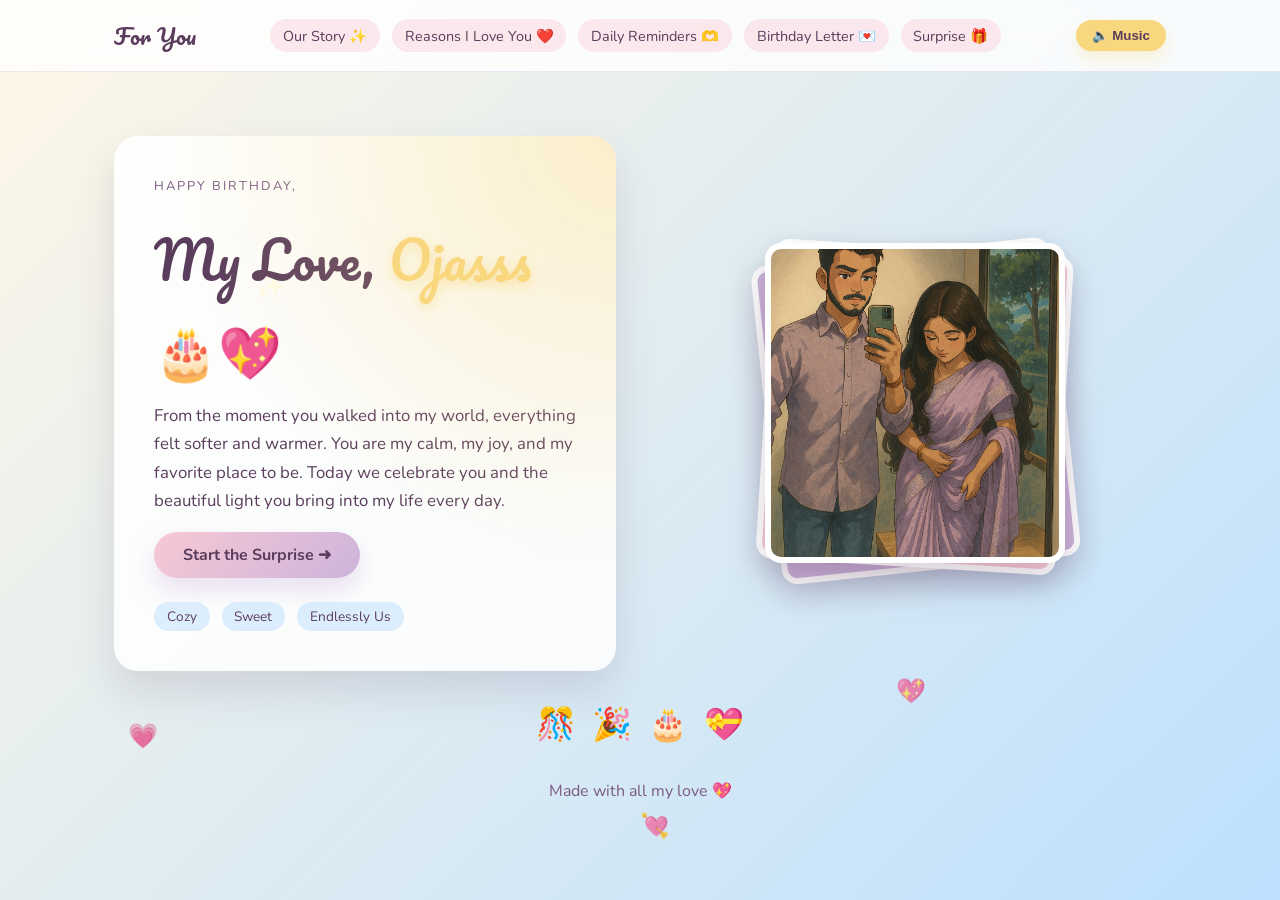
<file: index.html>
<head>
  <meta charset="UTF-8" />
  <meta name="viewport" content="width=device-width, initial-scale=1.0" />
  <title>Happy Birthday, My Love 🎂💖</title>
  <link rel="stylesheet" href="styles.css" />
  <link rel="preconnect" href="https://fonts.googleapis.com" />
  <link rel="preconnect" href="https://fonts.gstatic.com" crossorigin />
  <link href="https://fonts.googleapis.com/css2?family=Pacifico&family=Nunito:wght@300;400;600;700&display=swap"
    rel="stylesheet" />
</head>

<body class="page home">
  <div class="floating-layer">
    <span class="float-heart">💗</span>
    <span class="float-heart">💖</span>
    <span class="float-heart">💘</span>
    <span class="float-star">✨</span>
    <span class="float-star">⭐</span>
  </div>

  <header class="site-header">
    <nav class="nav">
      <a href="index.html" class="nav-logo">For You</a>
      <div class="nav-links">
        <a href="story.html">Our Story ✨</a>
        <a href="reasons.html">Reasons I Love You ❤️</a>
        <a href="reminders.html">Daily Reminders 🫶</a>
        <a href="letter.html">Birthday Letter 💌</a>
        <a href="surprise.html">Surprise 🎁</a>
      </div>
      <button class="audio-toggle" type="button" aria-pressed="false">
        🔈 Music
      </button>
    </nav>
  </header>

  <main class="hero">
    <div class="hero-card">
      <p class="eyebrow">Happy Birthday,</p>
      <h1 class="headline">
        My Love, <span class="name">Ojasss</span> 🎂💖
      </h1>
      <p class="love-note">
        From the moment you walked into my world, everything felt softer and warmer.
        You are my calm, my joy, and my favorite place to be. Today we celebrate you
        and the beautiful light you bring into my life every day.
      </p>
      <a class="cta" href="story.html">Start the Surprise ➜</a>
      <div class="hero-tags">
        <span>Cozy</span>
        <span>Sweet</span>
        <span>Endlessly Us</span>
      </div>
    </div>
    <div class="hero-illustration">
      <div class="home-carousel">
        <div class="home-carousel-frame">
          <img src="img/1.png" alt="Memory 1" class="home-carousel-img active">
          <img src="img/2.png" alt="Memory 2" class="home-carousel-img">
          <img src="img/3.png" alt="Memory 3" class="home-carousel-img">
          <img src="img/4.jpg" alt="Memory 4" class="home-carousel-img">
          <img src="img/5.jpg" alt="Memory 5" class="home-carousel-img">
          <img src="img/6.jpg" alt="Memory 6" class="home-carousel-img">
          <img src="img/7.png" alt="Memory 7" class="home-carousel-img">
          <img src="img/8.jpg" alt="Memory 8" class="home-carousel-img">
          <img src="img/9.jpg" alt="Memory 9" class="home-carousel-img">
          <img src="img/10.jpg" alt="Memory 10" class="home-carousel-img">
          <img src="img/11.jpg" alt="Memory 11" class="home-carousel-img">
          <img src="img/12.jpg" alt="Memory 12" class="home-carousel-img">
        </div>
      </div>
    </div>
  </main>

  <section class="confetti">
    <span>🎊</span>
    <span>🎉</span>
    <span>🎂</span>
    <span>💝</span>
  </section>

  <footer class="site-footer">
    <p>Made with all my love 💖</p>
  </footer>

  <audio id="bg-music" loop>
    <!-- Optional: add your own gentle song file in the project folder and update the src. -->
    <source src="song.mp3" type="audio/mpeg" />
  </audio>
  <script src="script.js"></script>
</body>

</html>
</file>
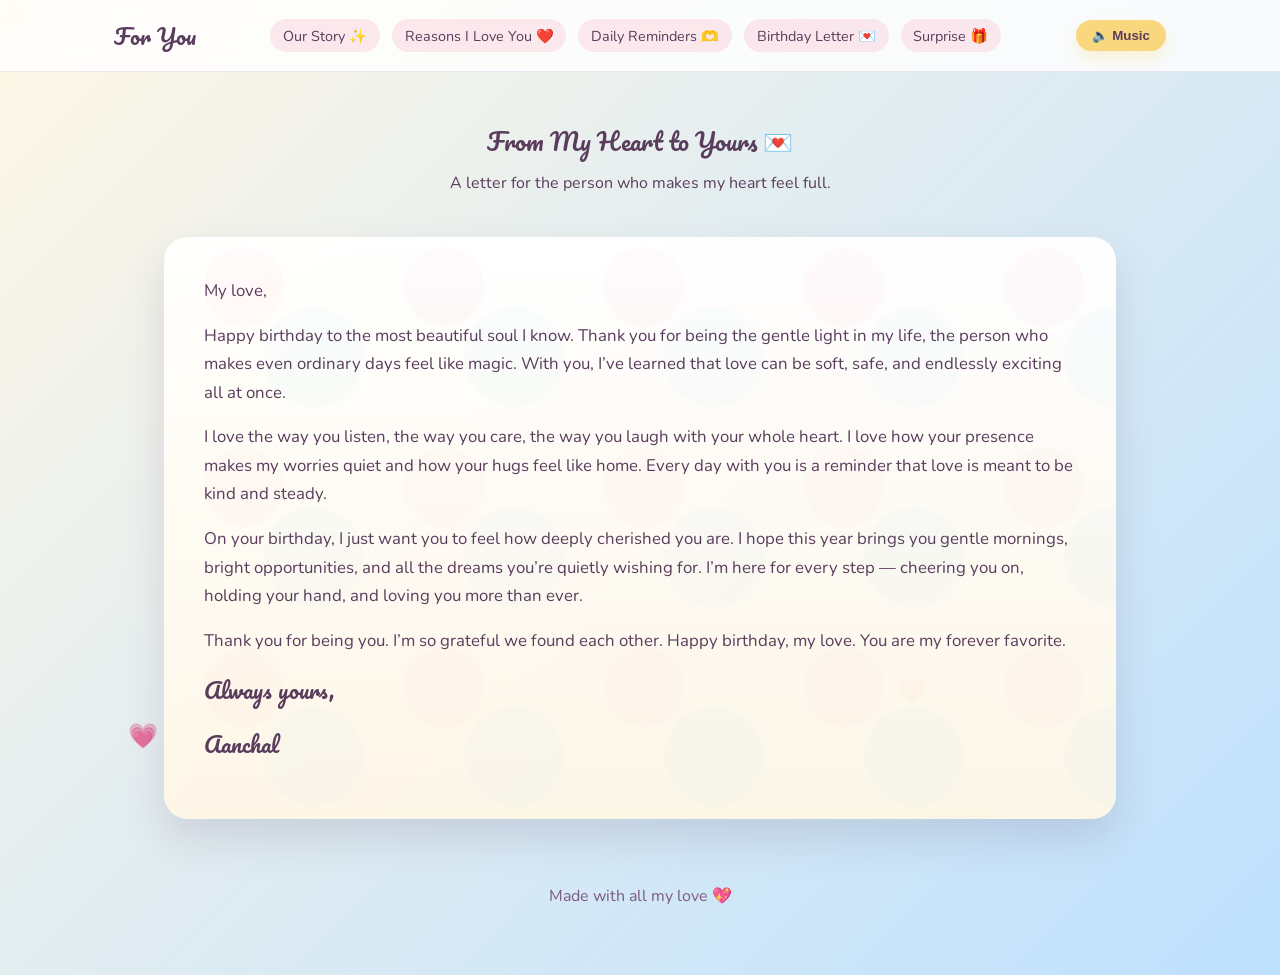
<file: letter.html>
<!DOCTYPE html>
<html lang="en">
<head>
  <meta charset="UTF-8" />
  <meta name="viewport" content="width=device-width, initial-scale=1.0" />
  <title>From My Heart to Yours 💌</title>
  <link rel="stylesheet" href="styles.css" />
  <link rel="preconnect" href="https://fonts.googleapis.com" />
  <link rel="preconnect" href="https://fonts.gstatic.com" crossorigin />
  <link href="https://fonts.googleapis.com/css2?family=Pacifico&family=Nunito:wght@300;400;600;700&display=swap"
    rel="stylesheet" />
</head>
<body class="page letter">
  <div class="floating-layer">
    <span class="float-heart">💗</span>
    <span class="float-heart">💖</span>
    <span class="float-star">✨</span>
    <span class="float-star">⭐</span>
  </div>

  <header class="site-header">
    <nav class="nav">
      <a href="index.html" class="nav-logo">For You</a>
      <div class="nav-links">
        <a href="story.html">Our Story ✨</a>
        <a href="reasons.html">Reasons I Love You ❤️</a>
        <a href="reminders.html">Daily Reminders 🫶</a>
        <a href="letter.html">Birthday Letter 💌</a>
        <a href="surprise.html">Surprise 🎁</a>
      </div>
      <button class="audio-toggle" type="button" aria-pressed="false">
        🔈 Music
      </button>
    </nav>
  </header>

  <main class="content">
    <section class="page-title">
      <h1>From My Heart to Yours 💌</h1>
      <p>A letter for the person who makes my heart feel full.</p>
    </section>

    <article class="love-letter">
      <p>My love,</p>
      <p>
        Happy birthday to the most beautiful soul I know. Thank you for being the
        gentle light in my life, the person who makes even ordinary days feel like
        magic. With you, I’ve learned that love can be soft, safe, and endlessly
        exciting all at once.
      </p>
      <p>
        I love the way you listen, the way you care, the way you laugh with your
        whole heart. I love how your presence makes my worries quiet and how your
        hugs feel like home. Every day with you is a reminder that love is meant to
        be kind and steady.
      </p>
      <p>
        On your birthday, I just want you to feel how deeply cherished you are. I
        hope this year brings you gentle mornings, bright opportunities, and all
        the dreams you’re quietly wishing for. I’m here for every step — cheering
        you on, holding your hand, and loving you more than ever.
      </p>
      <p>
        Thank you for being you. I’m so grateful we found each other. Happy
        birthday, my love. You are my forever favorite.
      </p>
      <p class="signature">Always yours,</p>
      <p class="signature">Aanchal</p>
    </article>
  </main>

  <footer class="site-footer">
    <p>Made with all my love 💖</p>
  </footer>

  <audio id="bg-music" loop>
    <source src="song.mp3" type="audio/mpeg" />
  </audio>
  <script src="script.js"></script>
</body>
</html>
</file>
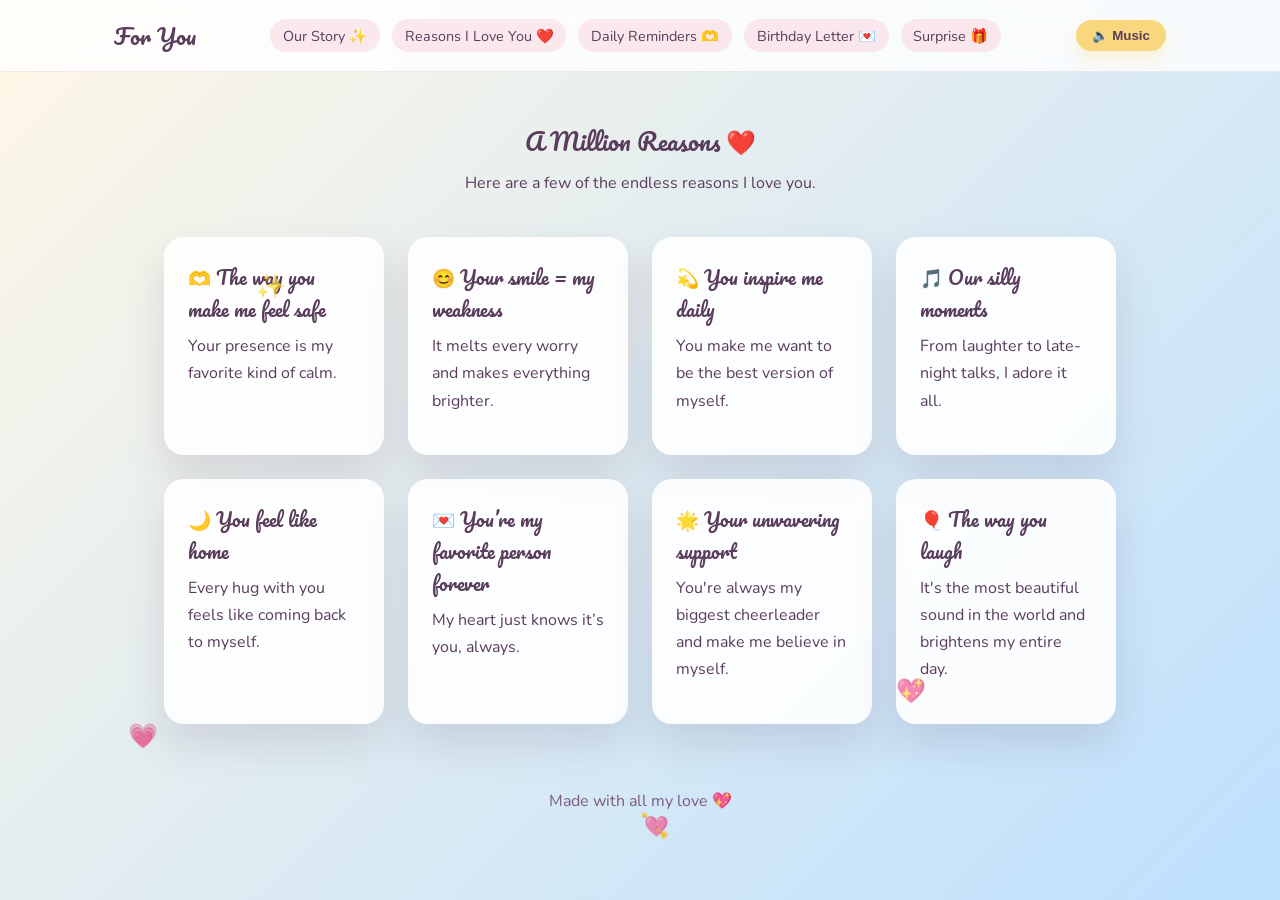
<file: reasons.html>
<!DOCTYPE html>
<html lang="en">
<head>
  <meta charset="UTF-8" />
  <meta name="viewport" content="width=device-width, initial-scale=1.0" />
  <title>A Million Reasons ❤️</title>
  <link rel="stylesheet" href="styles.css" />
  <link rel="preconnect" href="https://fonts.googleapis.com" />
  <link rel="preconnect" href="https://fonts.gstatic.com" crossorigin />
  <link href="https://fonts.googleapis.com/css2?family=Pacifico&family=Nunito:wght@300;400;600;700&display=swap"
    rel="stylesheet" />
</head>
<body class="page reasons">
  <div class="floating-layer">
    <span class="float-heart">💗</span>
    <span class="float-heart">💖</span>
    <span class="float-heart">💘</span>
    <span class="float-star">✨</span>
  </div>

  <header class="site-header">
    <nav class="nav">
      <a href="index.html" class="nav-logo">For You</a>
      <div class="nav-links">
        <a href="story.html">Our Story ✨</a>
        <a href="reasons.html">Reasons I Love You ❤️</a>
        <a href="reminders.html">Daily Reminders 🫶</a>
        <a href="letter.html">Birthday Letter 💌</a>
        <a href="surprise.html">Surprise 🎁</a>
      </div>
      <button class="audio-toggle" type="button" aria-pressed="false">
        🔈 Music
      </button>
    </nav>
  </header>

  <main class="content">
    <section class="page-title">
      <h1>A Million Reasons ❤️</h1>
      <p>Here are a few of the endless reasons I love you.</p>
    </section>

    <section class="card-grid">
      <article class="reason-card">
        <h3>🫶 The way you make me feel safe</h3>
        <p>Your presence is my favorite kind of calm.</p>
      </article>
      <article class="reason-card">
        <h3>😊 Your smile = my weakness</h3>
        <p>It melts every worry and makes everything brighter.</p>
      </article>
      <article class="reason-card">
        <h3>💫 You inspire me daily</h3>
        <p>You make me want to be the best version of myself.</p>
      </article>
      <article class="reason-card">
        <h3>🎵 Our silly moments</h3>
        <p>From laughter to late-night talks, I adore it all.</p>
      </article>
      <article class="reason-card">
        <h3>🌙 You feel like home</h3>
        <p>Every hug with you feels like coming back to myself.</p>
      </article>
      <article class="reason-card">
        <h3>💌 You’re my favorite person forever</h3>
        <p>My heart just knows it’s you, always.</p>
      </article>
      <article class="reason-card">
        <h3>🌟 Your unwavering support</h3>
        <p>You're always my biggest cheerleader and make me believe in myself.</p>
      </article>
      <article class="reason-card">
        <h3>🎈 The way you laugh</h3>
        <p>It's the most beautiful sound in the world and brightens my entire day.</p>
      </article>
    </section>
  </main>

  <footer class="site-footer">
    <p>Made with all my love 💖</p>
  </footer>

  <audio id="bg-music" loop>
    <source src="song.mp3" type="audio/mpeg" />
  </audio>
  <script src="script.js"></script>
</body>
</html>
</file>
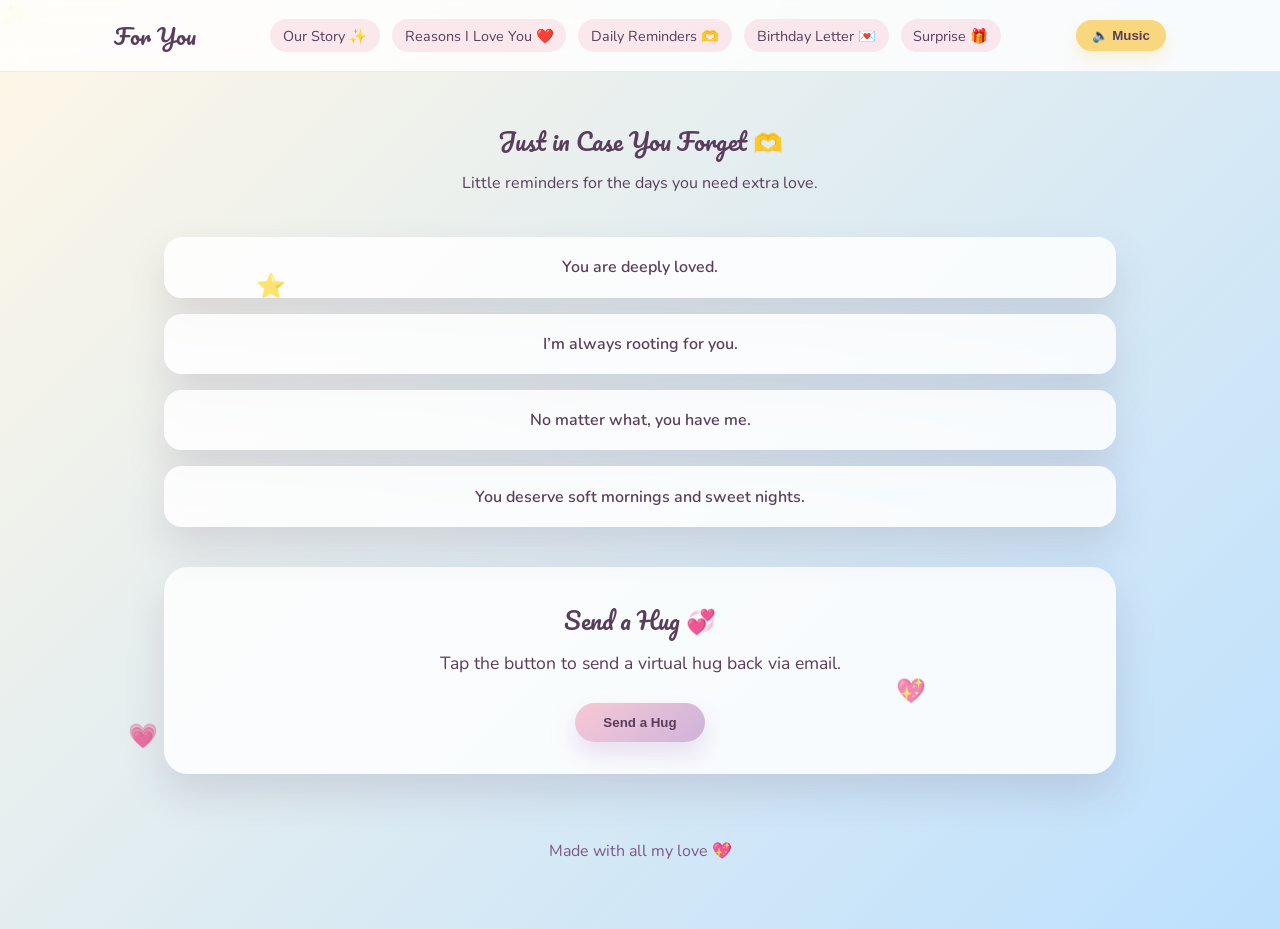
<file: reminders.html>
<!DOCTYPE html>
<html lang="en">
<head>
  <meta charset="UTF-8" />
  <meta name="viewport" content="width=device-width, initial-scale=1.0" />
  <title>Just in Case You Forget 🫶</title>
  <link rel="stylesheet" href="styles.css" />
  <link rel="preconnect" href="https://fonts.googleapis.com" />
  <link rel="preconnect" href="https://fonts.gstatic.com" crossorigin />
  <link href="https://fonts.googleapis.com/css2?family=Pacifico&family=Nunito:wght@300;400;600;700&display=swap"
    rel="stylesheet" />
</head>
<body class="page reminders">
  <div class="floating-layer">
    <span class="float-heart">💗</span>
    <span class="float-heart">💖</span>
    <span class="float-star">✨</span>
    <span class="float-star">⭐</span>
  </div>

  <header class="site-header">
    <nav class="nav">
      <a href="index.html" class="nav-logo">For You</a>
      <div class="nav-links">
        <a href="story.html">Our Story ✨</a>
        <a href="reasons.html">Reasons I Love You ❤️</a>
        <a href="reminders.html">Daily Reminders 🫶</a>
        <a href="letter.html">Birthday Letter 💌</a>
        <a href="surprise.html">Surprise 🎁</a>
      </div>
      <button class="audio-toggle" type="button" aria-pressed="false">
        🔈 Music
      </button>
    </nav>
  </header>

  <main class="content">
    <section class="page-title">
      <h1>Just in Case You Forget 🫶</h1>
      <p>Little reminders for the days you need extra love.</p>
    </section>

    <section class="reminder-list">
      <div class="reminder-card">You are deeply loved.</div>
      <div class="reminder-card">I’m always rooting for you.</div>
      <div class="reminder-card">No matter what, you have me.</div>
      <div class="reminder-card">You deserve soft mornings and sweet nights.</div>
    </section>

    <section class="hug-generator">
      <h2>Send a Hug 💞</h2>
      <p id="hug-message" class="hug-message">Tap the button to send a virtual hug back via email.</p>
      <button id="hug-button" class="cta" type="button">Send a Hug</button>
    </section>
  </main>

  <footer class="site-footer">
    <p>Made with all my love 💖</p>
  </footer>

  <audio id="bg-music" loop>
    <source src="song.mp3" type="audio/mpeg" />
  </audio>
  <script src="script.js"></script>
</body>
</html>
</file>
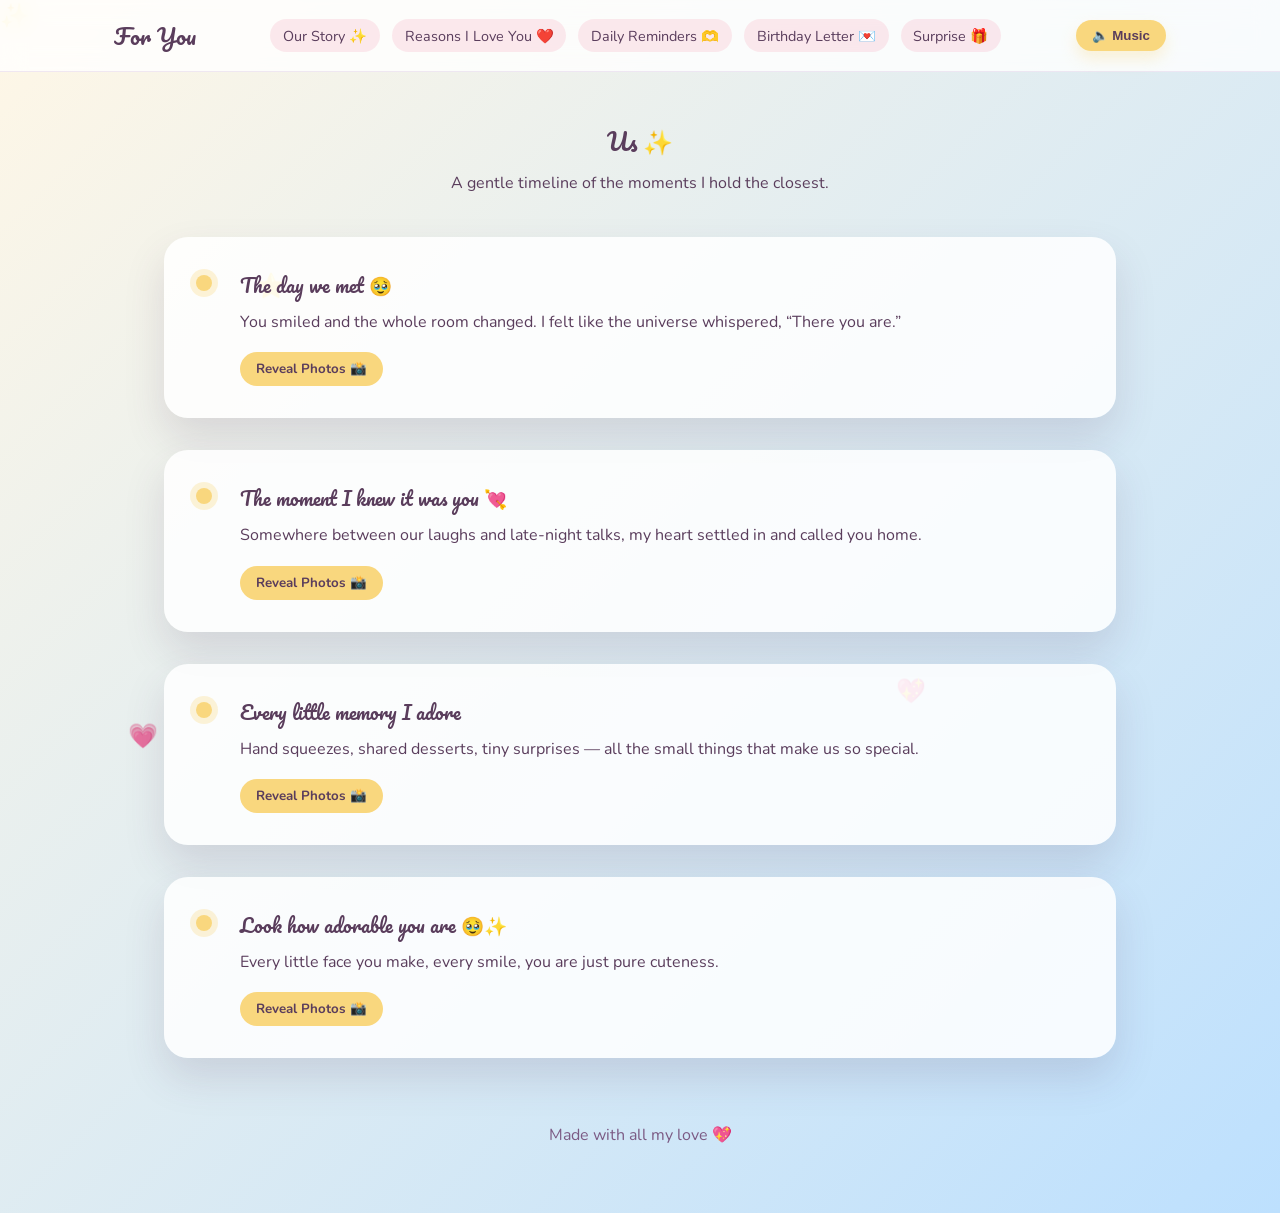
<file: story.html>
<!DOCTYPE html>
<html lang="en">

<head>
  <meta charset="UTF-8" />
  <meta name="viewport" content="width=device-width, initial-scale=1.0" />
  <title>Us ✨</title>
  <link rel="stylesheet" href="styles.css" />
  <link rel="preconnect" href="https://fonts.googleapis.com" />
  <link rel="preconnect" href="https://fonts.gstatic.com" crossorigin />
  <link href="https://fonts.googleapis.com/css2?family=Pacifico&family=Nunito:wght@300;400;600;700&display=swap"
    rel="stylesheet" />
</head>

<body class="page story">
  <div class="floating-layer">
    <span class="float-heart">💗</span>
    <span class="float-heart">💖</span>
    <span class="float-star">✨</span>
    <span class="float-star">⭐</span>
  </div>

  <header class="site-header">
    <nav class="nav">
      <a href="index.html" class="nav-logo">For You</a>
      <div class="nav-links">
        <a href="story.html">Our Story ✨</a>
        <a href="reasons.html">Reasons I Love You ❤️</a>
        <a href="reminders.html">Daily Reminders 🫶</a>
        <a href="letter.html">Birthday Letter 💌</a>
        <a href="surprise.html">Surprise 🎁</a>
      </div>
      <button class="audio-toggle" type="button" aria-pressed="false">
        🔈 Music
      </button>
    </nav>
  </header>

  <main class="content">
    <section class="page-title">
      <h1>Us ✨</h1>
      <p>A gentle timeline of the moments I hold the closest.</p>
    </section>

    <section class="timeline">
      <article class="timeline-card">
        <div class="timeline-dot"></div>
        <div class="timeline-content">
          <h3>The day we met 🥹</h3>
          <p>
            You smiled and the whole room changed. I felt like the universe
            whispered, “There you are.”
          </p>
          <div class="memory-reveal">
            <button class="reveal-btn" type="button" onclick="revealPhotos(this)">Reveal Photos 📸</button>
            <div class="story-images-container hidden">
              <img src="img/7.png" alt="Memory 7">
              <img src="img/11.jpg" alt="Memory 11">
              <img src="img/12.jpg" alt="Memory 12">
            </div>
          </div>
        </div>
      </article>
      <article class="timeline-card">
        <div class="timeline-dot"></div>
        <div class="timeline-content">
          <h3>The moment I knew it was you 💘</h3>
          <p>
            Somewhere between our laughs and late-night talks, my heart settled in
            and called you home.
          </p>
          <div class="memory-reveal">
            <button class="reveal-btn" type="button" onclick="revealPhotos(this)">Reveal Photos 📸</button>
            <div class="story-images-container hidden">
              <img src="img/8.jpg" alt="Memory 8">
              <img src="img/9.jpg" alt="Memory 9">
              <img src="img/10.jpg" alt="Memory 10">
            </div>
          </div>
        </div>
      </article>
      <article class="timeline-card">
        <div class="timeline-dot"></div>
        <div class="timeline-content">
          <h3>Every little memory I adore</h3>
          <p>
            Hand squeezes, shared desserts, tiny surprises — all the small things
            that make us so special.
          </p>
          <div class="memory-reveal">
            <button class="reveal-btn" type="button" onclick="revealPhotos(this)">Reveal Photos 📸</button>
            <div class="story-images-container hidden">
              <img src="img/1.png" alt="Memory 1">
              <img src="img/2.png" alt="Memory 2">
              <img src="img/3.png" alt="Memory 3">
            </div>
          </div>
        </div>
      </article>
      <article class="timeline-card">
        <div class="timeline-dot"></div>
        <div class="timeline-content">
          <h3>Look how adorable you are 🥹✨</h3>
          <p>
            Every little face you make, every smile, you are just pure cuteness.
          </p>
          <div class="memory-reveal">
            <button class="reveal-btn" type="button" onclick="revealPhotos(this)">Reveal Photos 📸</button>
            <div class="story-images-container hidden">
              <img src="img/4.jpg" alt="Memory 4">
              <img src="img/5.jpg" alt="Memory 5">
              <img src="img/6.jpg" alt="Memory 6">
            </div>
          </div>
        </div>
      </article>
    </section>
  </main>

  <footer class="site-footer">
    <p>Made with all my love 💖</p>
  </footer>

  <audio id="bg-music" loop>
    <source src="song.mp3" type="audio/mpeg" />
  </audio>
  <script src="script.js"></script>
</body>

</html>
</file>
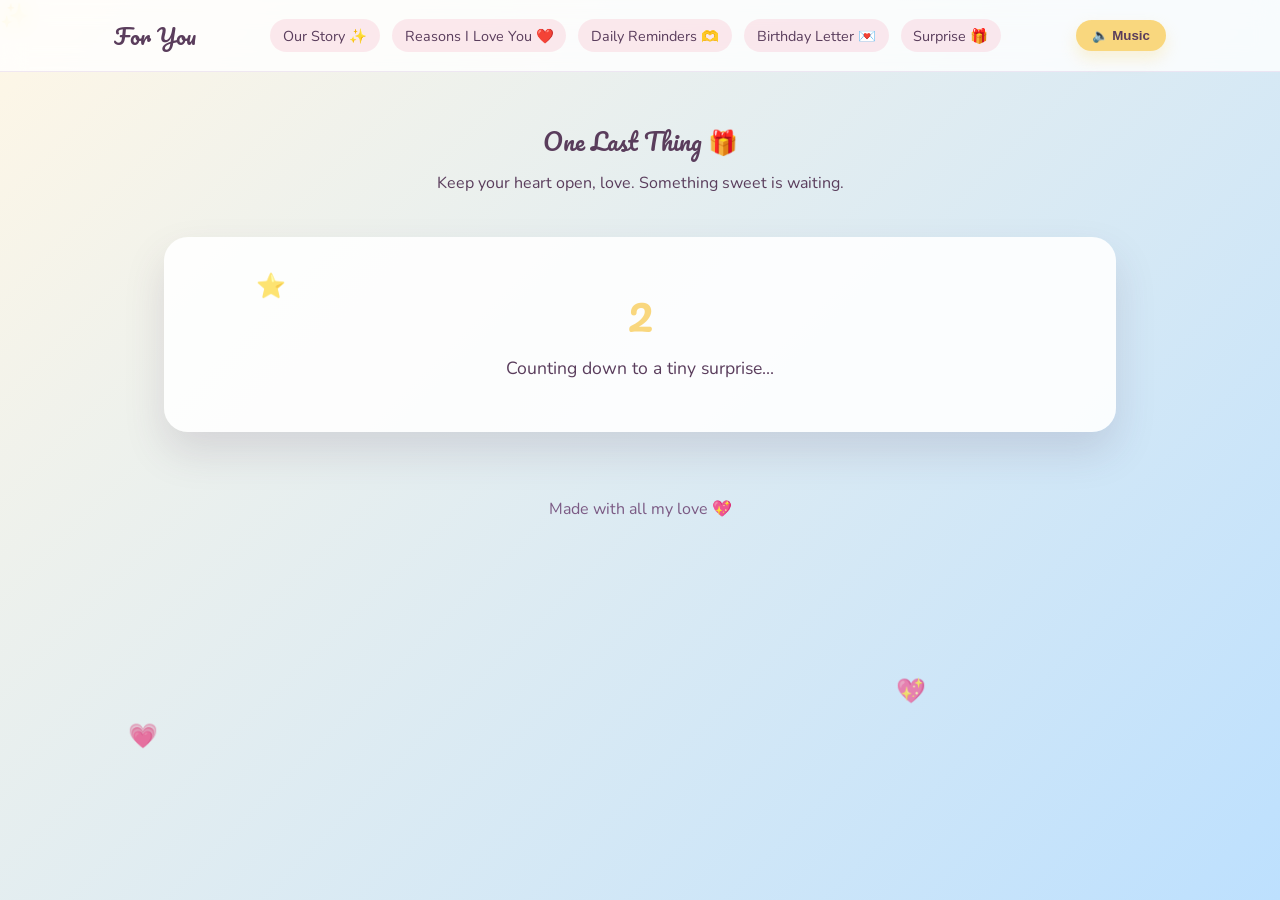
<file: surprise.html>
<!DOCTYPE html>
<html lang="en">
<head>
  <meta charset="UTF-8" />
  <meta name="viewport" content="width=device-width, initial-scale=1.0" />
  <title>One Last Thing 🎁</title>
  <link rel="stylesheet" href="styles.css" />
  <link rel="preconnect" href="https://fonts.googleapis.com" />
  <link rel="preconnect" href="https://fonts.gstatic.com" crossorigin />
  <link href="https://fonts.googleapis.com/css2?family=Pacifico&family=Nunito:wght@300;400;600;700&display=swap"
    rel="stylesheet" />
</head>
<body class="page surprise">
  <div class="floating-layer">
    <span class="float-heart">💗</span>
    <span class="float-heart">💖</span>
    <span class="float-star">✨</span>
    <span class="float-star">⭐</span>
  </div>

  <header class="site-header">
    <nav class="nav">
      <a href="index.html" class="nav-logo">For You</a>
      <div class="nav-links">
        <a href="story.html">Our Story ✨</a>
        <a href="reasons.html">Reasons I Love You ❤️</a>
        <a href="reminders.html">Daily Reminders 🫶</a>
        <a href="letter.html">Birthday Letter 💌</a>
        <a href="surprise.html">Surprise 🎁</a>
      </div>
      <button class="audio-toggle" type="button" aria-pressed="false">
        🔈 Music
      </button>
    </nav>
  </header>

  <main class="content">
    <section class="page-title">
      <h1>One Last Thing 🎁</h1>
      <p>Keep your heart open, love. Something sweet is waiting.</p>
    </section>

    <section class="reveal">
      <div class="countdown" data-count="3">
        <span class="count-number">3</span>
        <p>Counting down to a tiny surprise...</p>
      </div>
      <div class="reveal-message hidden">
        <h2>This isn’t just a website… it’s a piece of my heart.</h2>
        <p>
          Thank you for letting me love you. You make everything feel possible and
          beautiful.
        </p>

        <button class="cta" id="redeem-hug" type="button">Redeem Birthday Hug 🤍</button>
        <img src="hug_reveal.jpg" alt="A warm birthday hug" id="hug-image" class="hidden hug-img" />
      </div>
    </section>
  </main>

  <footer class="site-footer">
    <p>Made with all my love 💖</p>
  </footer>

  <audio id="bg-music" loop>
    <source src="song.mp3" type="audio/mpeg" />
  </audio>
  <script src="script.js"></script>
</body>
</html>
</file>
<file: styles.css>
/* Color palette + global theme variables */
:root {
  --blush: #f7c8d4;
  --lavender: #cdb4db;
  --cream: #fff7e6;
  --pastel-blue: #bde0fe;
  --soft-gold: #f9d77e;
  --text-dark: #5a3d5c;
  --text-light: #7b5a84;
  --white: #ffffff;
  --shadow: 0 20px 40px rgba(90, 61, 92, 0.15);
}

/* Global reset */
* {
  box-sizing: border-box;
}

/* Base layout */
body {
  margin: 0;
  font-family: "Nunito", sans-serif;
  color: var(--text-dark);
  background: linear-gradient(135deg, var(--cream), var(--pastel-blue));
  min-height: 100vh;
  overflow-x: hidden;
  animation: fadeIn 1s ease-in-out;
}

.page {
  position: relative;
}

h1,
h2,
h3 {
  font-family: "Pacifico", cursive;
  font-weight: 400;
  margin: 0 0 0.5rem;
}

p {
  line-height: 1.7;
  margin: 0 0 1rem;
}

a {
  text-decoration: none;
  color: inherit;
}

/* Navigation */
.site-header {
  position: sticky;
  top: 0;
  z-index: 10;
  background: rgba(255, 255, 255, 0.8);
  backdrop-filter: blur(12px);
  border-bottom: 1px solid rgba(205, 180, 219, 0.3);
}

.nav {
  max-width: 1100px;
  margin: 0 auto;
  padding: 1rem 1.5rem;
  display: flex;
  align-items: center;
  gap: 1.5rem;
  justify-content: space-between;
  flex-wrap: wrap;
}

.nav-logo {
  font-family: "Pacifico", cursive;
  font-size: 1.4rem;
}

.nav-links {
  display: flex;
  flex-wrap: wrap;
  gap: 0.75rem;
  font-size: 0.9rem;
}

.nav-links a {
  padding: 0.4rem 0.8rem;
  border-radius: 999px;
  background: rgba(247, 200, 212, 0.4);
  transition: transform 0.3s ease, background 0.3s ease;
}

.nav-links a:hover {
  transform: translateY(-2px);
  background: rgba(247, 200, 212, 0.7);
}

.audio-toggle {
  border: none;
  background: var(--soft-gold);
  color: var(--text-dark);
  padding: 0.5rem 1rem;
  border-radius: 999px;
  font-weight: 600;
  cursor: pointer;
  box-shadow: 0 8px 16px rgba(249, 215, 126, 0.3);
  transition: transform 0.3s ease;
}

.audio-toggle:hover {
  transform: translateY(-2px) scale(1.02);
}

/* Home hero */
.hero {
  max-width: 1100px;
  margin: 0 auto;
  padding: 4rem 1.5rem 2rem;
  display: grid;
  grid-template-columns: repeat(auto-fit, minmax(280px, 1fr));
  gap: 3rem;
  align-items: center;
}

.hero-card {
  background: rgba(255, 255, 255, 0.85);
  border-radius: 24px;
  padding: 2.5rem;
  box-shadow: var(--shadow);
  position: relative;
  overflow: hidden;
}

.hero-card::after {
  content: "";
  position: absolute;
  inset: 0;
  background: radial-gradient(circle at top right, rgba(249, 215, 126, 0.4), transparent 60%);
  pointer-events: none;
}

.eyebrow {
  text-transform: uppercase;
  letter-spacing: 2px;
  font-size: 0.8rem;
  color: var(--text-light);
}

.headline {
  font-size: clamp(2.4rem, 4vw, 3.6rem);
}

.name {
  color: var(--soft-gold);
  text-shadow: 0 4px 12px rgba(249, 215, 126, 0.6);
}

.love-note {
  font-size: 1.05rem;
}

.cta {
  display: inline-flex;
  align-items: center;
  justify-content: center;
  background: linear-gradient(135deg, var(--blush), var(--lavender));
  color: var(--text-dark);
  padding: 0.75rem 1.8rem;
  border-radius: 999px;
  font-weight: 700;
  box-shadow: 0 12px 24px rgba(205, 180, 219, 0.4);
  transition: transform 0.3s ease, box-shadow 0.3s ease;
  border: none;
}

.cta:hover {
  transform: translateY(-2px) scale(1.02);
  box-shadow: 0 16px 30px rgba(205, 180, 219, 0.5);
}

.hero-tags {
  display: flex;
  gap: 0.75rem;
  flex-wrap: wrap;
  margin-top: 1.5rem;
}

.hero-tags span {
  background: rgba(189, 224, 254, 0.5);
  padding: 0.3rem 0.8rem;
  border-radius: 999px;
  font-size: 0.85rem;
}

.hero-illustration {
  text-align: center;
  display: flex;
  align-items: center;
  justify-content: center;
  padding: 2rem 0;
}

/* Stack of photos wrapper — creates depth layers via pseudo-elements */
.home-carousel {
  position: relative;
  width: 300px;
  height: 320px;
  margin: 0 auto;
}

/* Layer 3 — furthest back, most rotated */
.home-carousel::before {
  content: "";
  position: absolute;
  inset: 0;
  background: var(--lavender);
  border-radius: 16px;
  border: 6px solid var(--white);
  box-shadow: 0 12px 30px rgba(90, 61, 92, 0.18);
  transform: rotate(-6deg) translateY(8px);
  z-index: 1;
}

/* Layer 2 — middle card */
.home-carousel::after {
  content: "";
  position: absolute;
  inset: 0;
  background: var(--blush);
  border-radius: 16px;
  border: 6px solid var(--white);
  box-shadow: 0 10px 25px rgba(90, 61, 92, 0.15);
  transform: rotate(3.5deg) translateY(4px);
  z-index: 2;
}

/* The actual photo card on top */
.home-carousel-frame {
  position: absolute;
  inset: 0;
  border-radius: 16px;
  border: 6px solid var(--white);
  box-shadow: 0 20px 40px rgba(90, 61, 92, 0.22);
  overflow: hidden;
  z-index: 3;
  background: var(--white);
  animation: stackFloat 4s ease-in-out infinite;
}

@keyframes stackFloat {
  0%, 100% { transform: translateY(0) rotate(0deg); }
  50% { transform: translateY(-6px) rotate(0.5deg); }
}

.home-carousel-img {
  position: absolute;
  top: 0;
  left: 0;
  width: 100%;
  height: 100%;
  object-fit: cover;
  opacity: 0;
  transition: opacity 0.9s ease-in-out;
}

.home-carousel-img.active {
  opacity: 1;
}

.confetti {
  display: flex;
  justify-content: center;
  gap: 1rem;
  font-size: 2rem;
  animation: float 4s ease-in-out infinite;
}

/* Shared layout wrappers */
.content {
  max-width: 1000px;
  margin: 0 auto;
  padding: 3rem 1.5rem 2rem;
}

.page-title {
  text-align: center;
  margin-bottom: 2.5rem;
}

.fade-in {
  animation: fadeInUp 0.8s ease;
}

/* Story timeline */
.timeline {
  display: grid;
  gap: 2rem;
}

.timeline-card {
  display: grid;
  grid-template-columns: 20px 1fr;
  gap: 1.5rem;
  align-items: start;
  background: rgba(255, 255, 255, 0.85);
  border-radius: 24px;
  padding: 2rem;
  box-shadow: var(--shadow);
  position: relative;
  overflow: hidden;
}

.timeline-card::before {
  content: "";
  position: absolute;
  inset: 0;
  background: linear-gradient(120deg, rgba(247, 200, 212, 0.35), transparent 60%);
  opacity: 0;
  transition: opacity 0.4s ease;
}

.timeline-card:hover::before {
  opacity: 1;
}

.timeline-dot {
  width: 16px;
  height: 16px;
  background: var(--soft-gold);
  border-radius: 50%;
  box-shadow: 0 0 0 6px rgba(249, 215, 126, 0.3);
  margin-top: 6px;
}

.photo-placeholder {
  background: rgba(189, 224, 254, 0.4);
  border-radius: 16px;
  padding: 1.5rem;
  text-align: center;
  font-size: 0.9rem;
  color: var(--text-light);
}

/* Reasons grid */
.card-grid {
  display: grid;
  grid-template-columns: repeat(auto-fit, minmax(220px, 1fr));
  gap: 1.5rem;
}

.reason-card {
  background: rgba(255, 255, 255, 0.9);
  border-radius: 20px;
  padding: 1.5rem;
  box-shadow: var(--shadow);
  transition: transform 0.3s ease, box-shadow 0.3s ease;
}

.reason-card:hover {
  transform: translateY(-6px) rotate(-1deg);
  box-shadow: 0 18px 30px rgba(90, 61, 92, 0.2);
}

/* Reminder page */
.reminder-list {
  display: grid;
  gap: 1rem;
  margin-bottom: 2.5rem;
}

.reminder-card {
  padding: 1.2rem 1.5rem;
  background: rgba(255, 255, 255, 0.85);
  border-radius: 18px;
  box-shadow: var(--shadow);
  font-weight: 600;
  text-align: center;
}

.hug-generator {
  text-align: center;
  background: rgba(255, 255, 255, 0.85);
  border-radius: 24px;
  padding: 2rem;
  box-shadow: var(--shadow);
}

.hug-message {
  font-size: 1.1rem;
  margin-bottom: 1.5rem;
}

.pop {
  animation: pop 0.4s ease;
}

/* Letter styling */
.love-letter {
  background: linear-gradient(180deg, rgba(255, 255, 255, 0.95), rgba(255, 247, 230, 0.95));
  border-radius: 24px;
  padding: 2.5rem;
  box-shadow: var(--shadow);
  font-size: 1.05rem;
  position: relative;
  overflow: hidden;
}

.love-letter::before {
  content: "";
  position: absolute;
  inset: 0;
  background: url("data:image/svg+xml,%3Csvg width='200' height='200' viewBox='0 0 200 200' xmlns='http://www.w3.org/2000/svg'%3E%3Ccircle cx='80' cy='50' r='40' fill='%23f7c8d4' fill-opacity='0.15'/%3E%3Ccircle cx='150' cy='120' r='50' fill='%23bde0fe' fill-opacity='0.12'/%3E%3C/svg%3E");
  opacity: 0.6;
}

.love-letter > * {
  position: relative;
}

.signature {
  font-family: "Pacifico", cursive;
  font-size: 1.4rem;
}

/* Surprise reveal */
.reveal {
  text-align: center;
  display: grid;
  gap: 2rem;
}

.countdown {
  background: rgba(255, 255, 255, 0.9);
  border-radius: 24px;
  padding: 2rem;
  box-shadow: var(--shadow);
  font-size: 1.1rem;
}

.count-number {
  display: inline-block;
  font-size: 3rem;
  font-family: "Pacifico", cursive;
  color: var(--soft-gold);
}

.reveal-message {
  background: rgba(255, 255, 255, 0.9);
  border-radius: 24px;
  padding: 2rem;
  box-shadow: var(--shadow);
  animation: fadeInUp 1s ease;
}

.hidden {
  display: none;
}

.site-footer {
  text-align: center;
  padding: 2rem 1.5rem 3rem;
  color: var(--text-light);
}

/* Floating decorations */
.floating-layer {
  position: fixed;
  inset: 0;
  pointer-events: none;
  overflow: hidden;
  z-index: 0;
}

.float-heart,
.float-star {
  position: absolute;
  font-size: 1.5rem;
  opacity: 0.7;
  animation: float 8s ease-in-out infinite;
}

.float-heart:nth-child(1) {
  left: 10%;
  top: 80%;
  animation-delay: 0s;
}

.float-heart:nth-child(2) {
  left: 70%;
  top: 75%;
  animation-delay: 2s;
}

.float-heart:nth-child(3) {
  left: 50%;
  top: 90%;
  animation-delay: 4s;
}

.float-star:nth-child(4) {
  left: 20%;
  top: 30%;
  animation-delay: 1s;
}

.float-star:nth-child(5) {
  left: 80%;
  top: 40%;
  animation-delay: 3s;
}

@keyframes float {
  0% {
    transform: translateY(0) translateX(0) rotate(0deg);
  }
  50% {
    transform: translateY(-30px) translateX(10px) rotate(5deg);
  }
  100% {
    transform: translateY(0) translateX(0) rotate(0deg);
  }
}

@keyframes fadeIn {
  from {
    opacity: 0;
  }
  to {
    opacity: 1;
  }
}

@keyframes fadeInUp {
  from {
    opacity: 0;
    transform: translateY(20px);
  }
  to {
    opacity: 1;
    transform: translateY(0);
  }
}

@keyframes bounce {
  0%,
  100% {
    transform: translateY(0);
  }
  50% {
    transform: translateY(-10px);
  }
}

@keyframes pop {
  0% {
    transform: scale(0.98);
  }
  50% {
    transform: scale(1.02);
  }
  100% {
    transform: scale(1);
  }
}

@media (max-width: 768px) {
  .nav {
    justify-content: center;
  }

  .nav-links {
    justify-content: center;
  }

  .hero {
    padding-top: 2rem;
  }
}

/* Floating Hug Animation */
.floating-hug {
  position: fixed;
  bottom: -50px;
  font-size: 2rem;
  pointer-events: none;
  z-index: 1000;
  animation: floatUp linear forwards;
}

/* Reveal Image */
.hug-img {
  display: block;
  max-width: 100%;
  width: 300px;
  /* Adjust size as needed */
  margin: 2rem auto 0;
  border-radius: 16px;
  box-shadow: 0 10px 25px rgba(0, 0, 0, 0.1);
  animation: fadeInUp 1s ease;
}

.hug-img.hidden {
  display: none;
}

/* Carousel Styles */
.memory-reveal {
  margin-top: 1rem;
}

.reveal-btn {
  background: var(--soft-gold);
  border: none;
  padding: 0.5rem 1rem;
  border-radius: 999px;
  font-family: "Nunito", sans-serif;
  font-weight: 700;
  cursor: pointer;
  transition: transform 0.2s;
  color: var(--text-dark);
}

.reveal-btn:hover {
  transform: scale(1.05);
}

.story-images-container {
  display: grid;
  grid-template-columns: repeat(3, 1fr);
  gap: 12px;
  margin-top: 1.5rem;
  animation: fadeInUp 0.5s ease;
}

.story-images-container.hidden {
  display: none;
}

.story-images-container img {
  width: 100%;
  aspect-ratio: 1 / 1;
  object-fit: cover;
  border-radius: 12px;
  box-shadow: 0 8px 16px rgba(0, 0, 0, 0.1);
  transition: transform 0.3s ease, box-shadow 0.3s ease;
  border: 3px solid var(--white);
}

.story-images-container img:hover {
  transform: translateY(-5px) scale(1.03);
  box-shadow: 0 12px 24px rgba(0, 0, 0, 0.15);
}

@media (max-width: 600px) {
  .story-images-container {
    grid-template-columns: 1fr;
    gap: 10px;
  }
}

@keyframes floatUp {
  0% {
    transform: translateY(0) scale(1) rotate(0deg);
    opacity: 1;
  }

  100% {
    transform: translateY(-120vh) scale(1.5) rotate(360deg);
    opacity: 0;
  }
}
</file>
